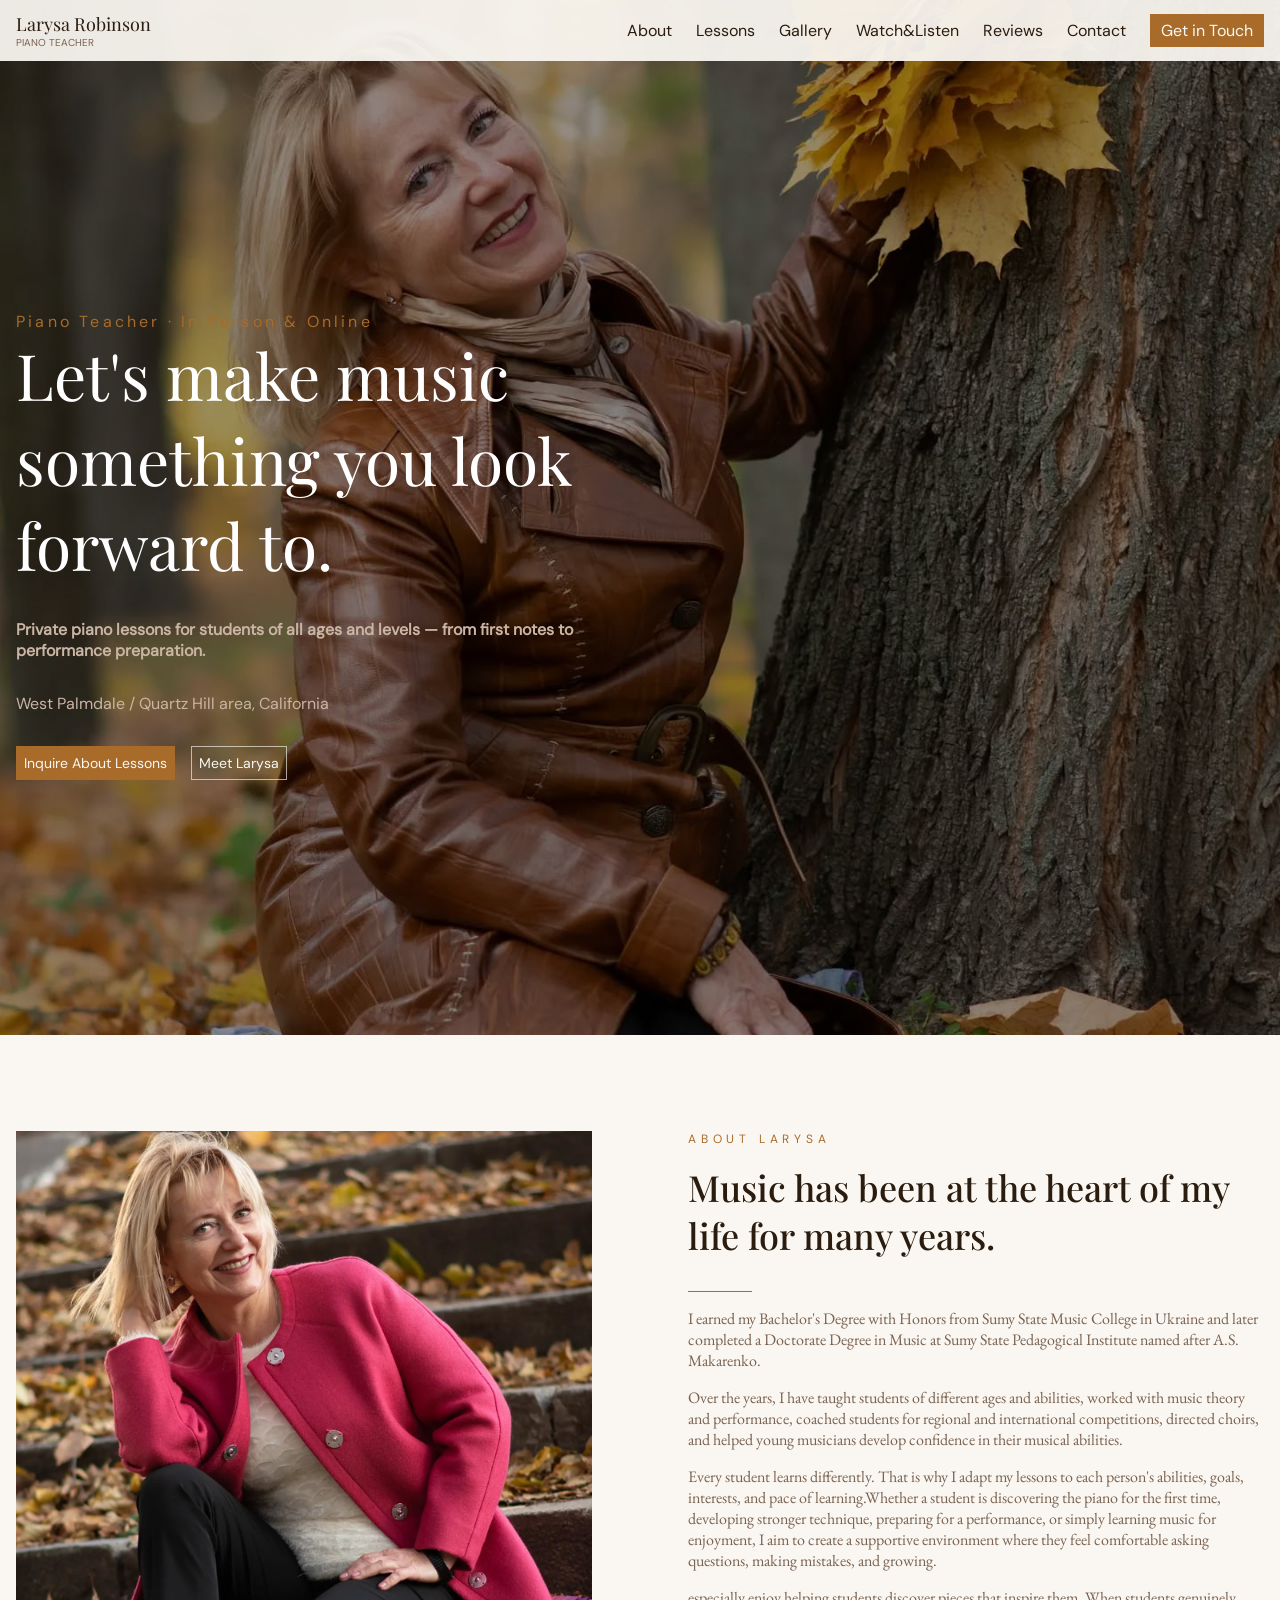
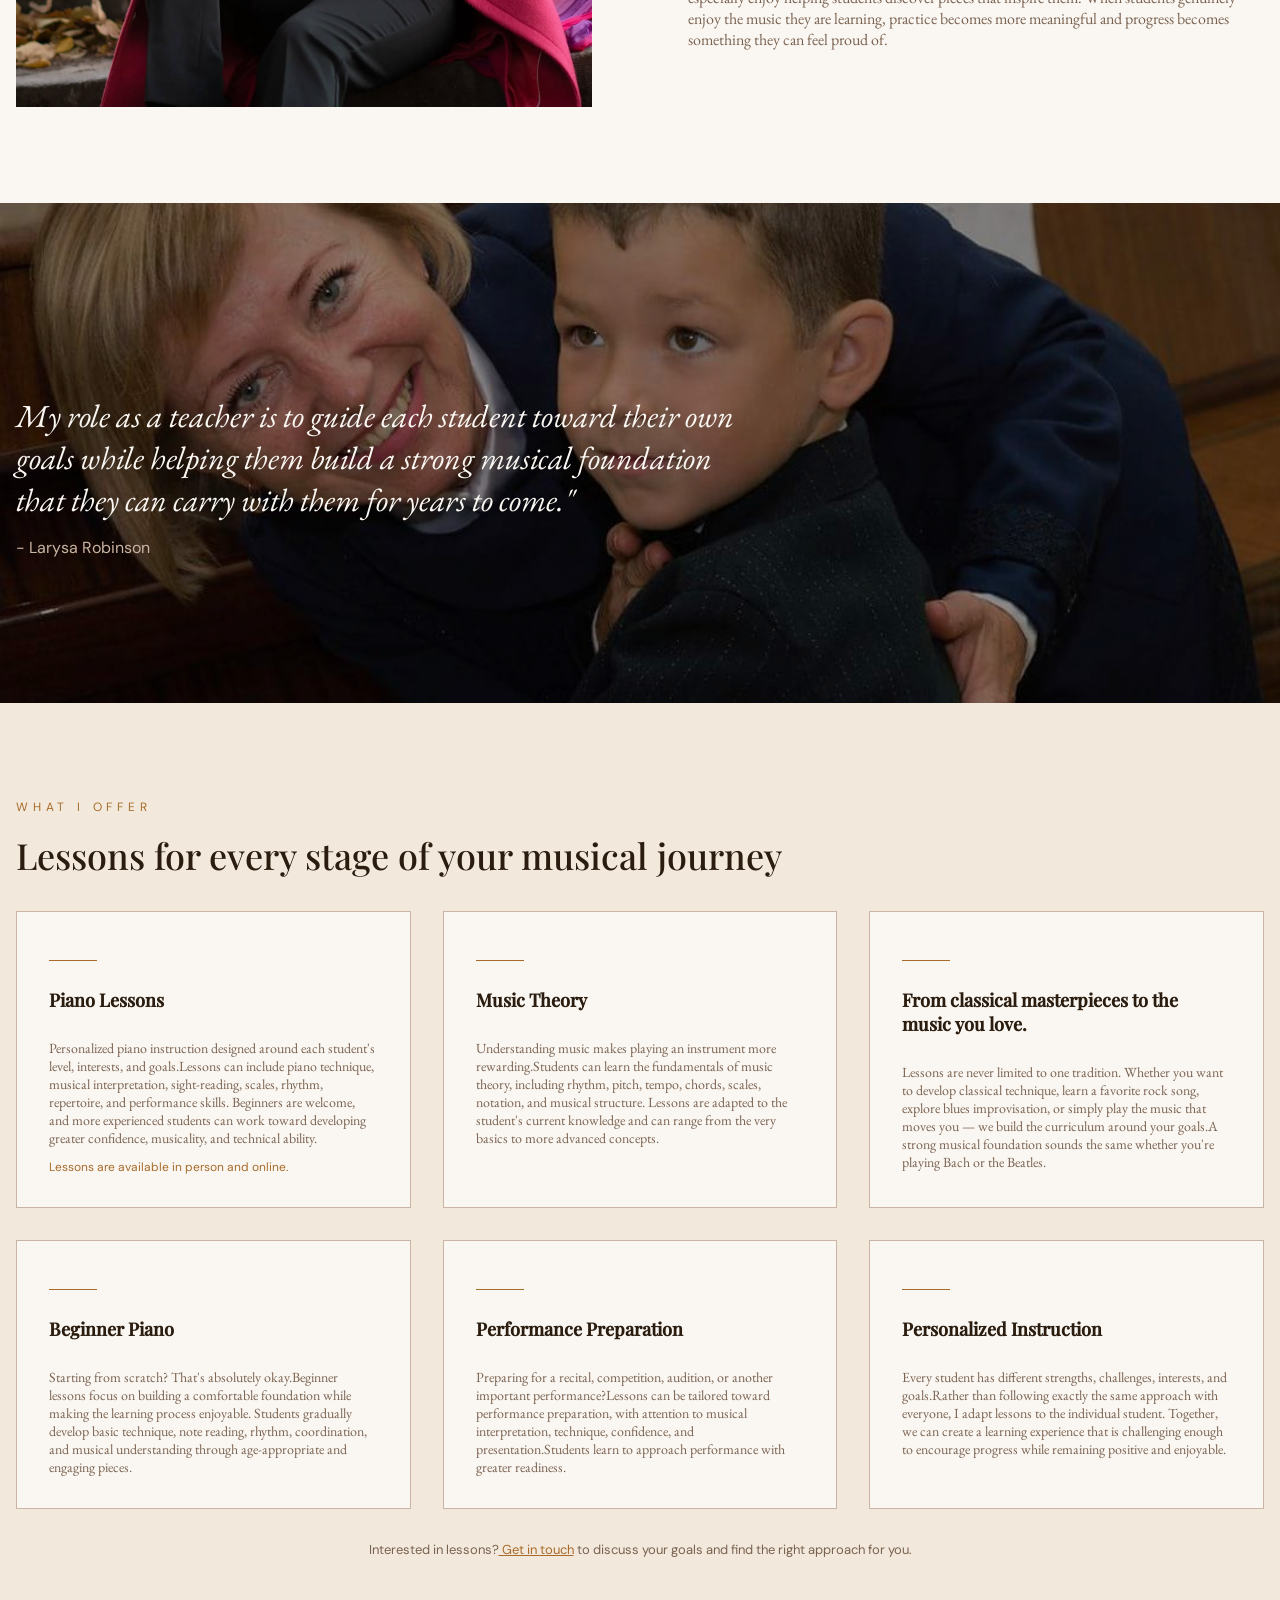
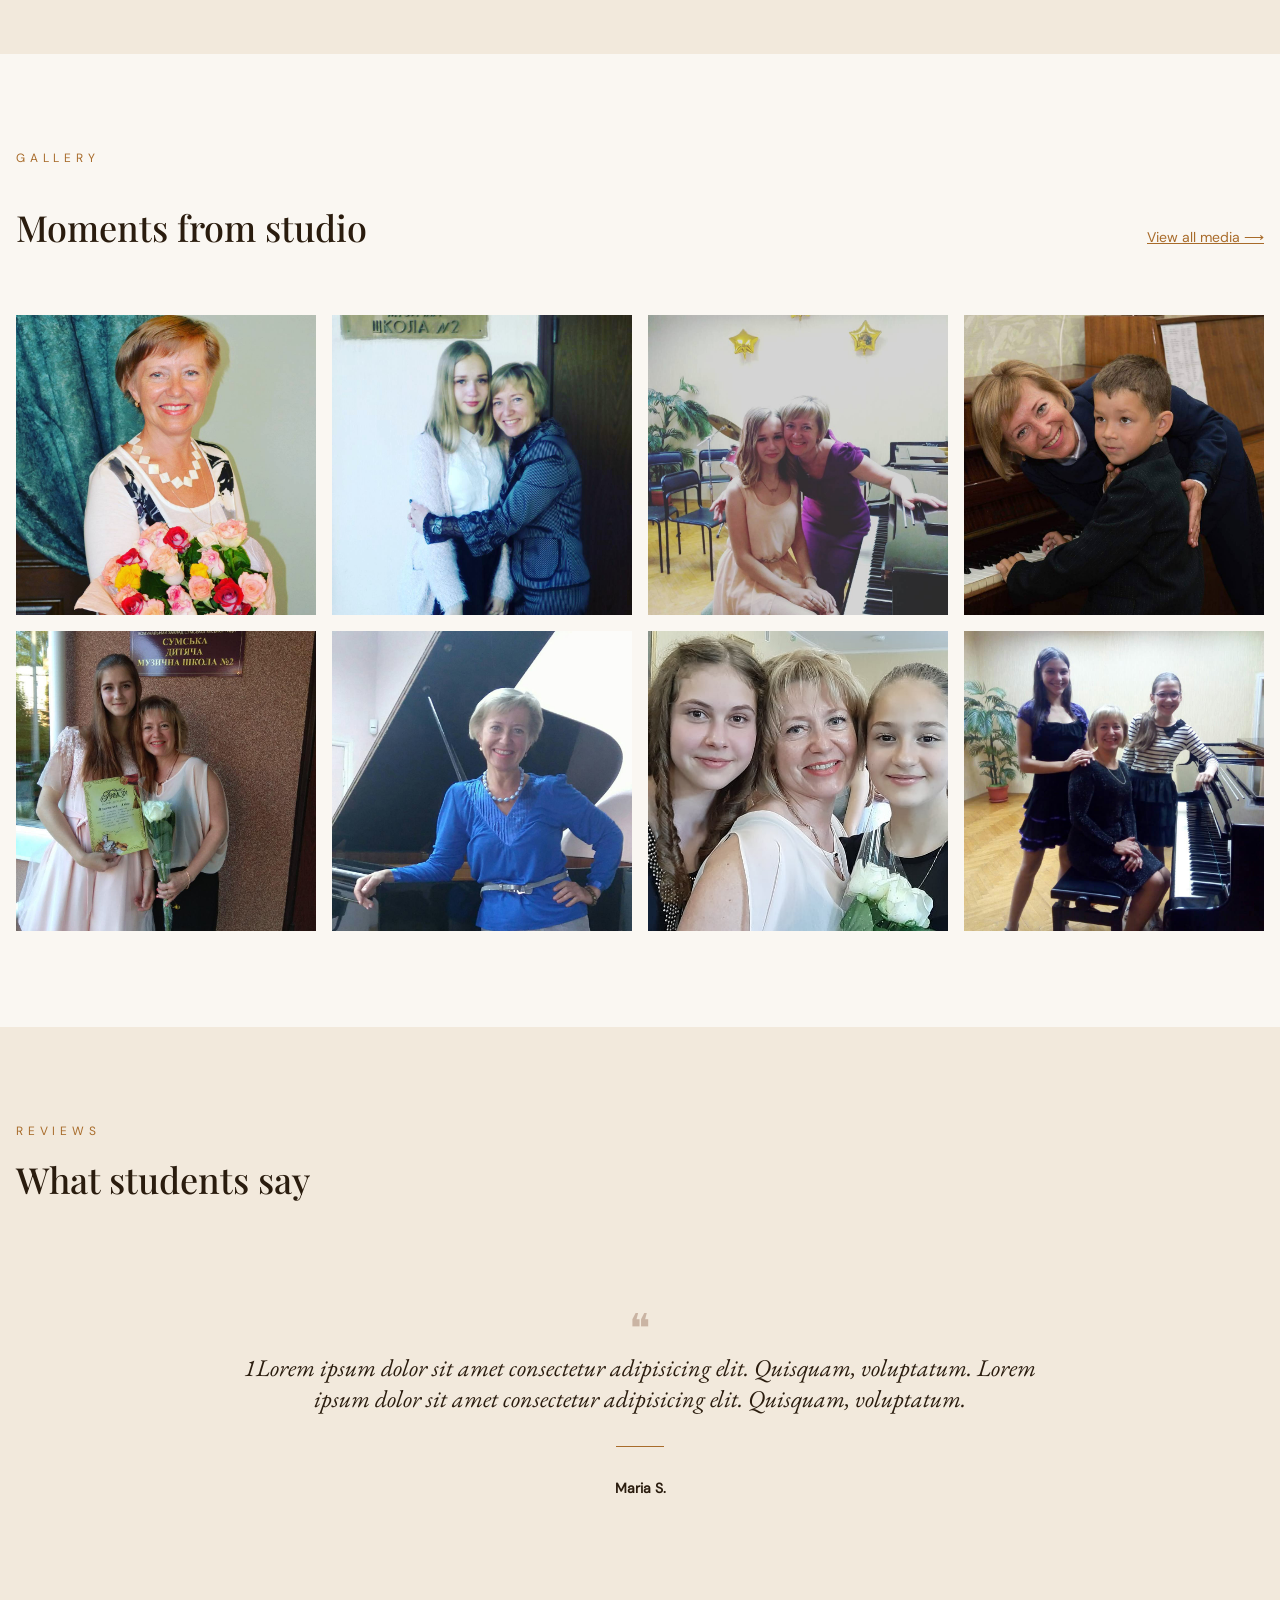
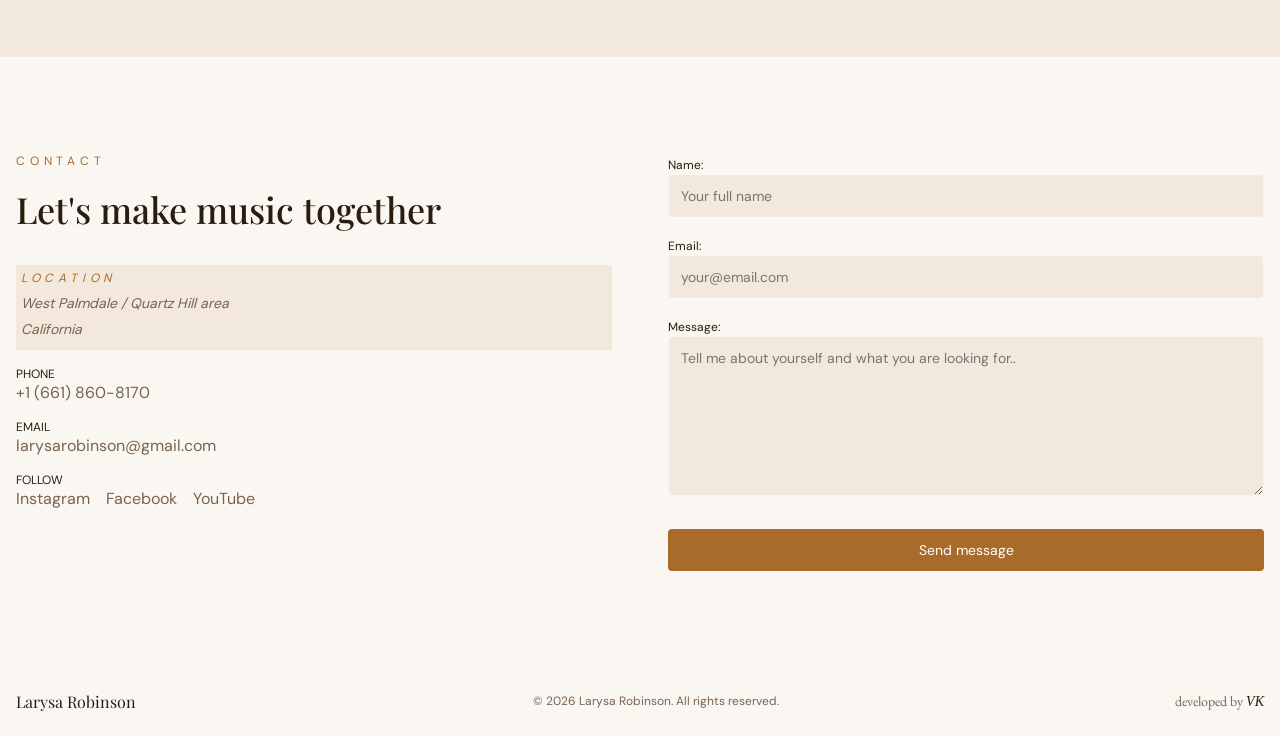
<file: index.html>
<!DOCTYPE html>
<html lang="en">
<head>
    <meta charset="UTF-8">
    <meta name="viewport" content="width=device-width, initial-scale=1.0">
    <title>Larysa Robinson | Piano Teacher in West Palmdale & Quartz Hill</title>
    <meta name="description" content="Private piano lessons with Larysa Robinson in West Palmdale and Quartz Hill, California. In-person and online lessons for beginners, advanced students, music theory, and performance preparation.">
    <link rel="canonical" href="https://www.larysarobinson.com/"> <!--replace with actual domain-->
    <link rel="icon" type="image/png" href="favicon.png?v=2">
    <link rel="stylesheet" href="styles.css">
    <script src="script.js" defer></script>
</head>
<body>
    <nav class="container" aria-label="Primary navigation">
        <div class="top-fixed-bar" >
            <a href="index.html" class="initials">
                <span class="initials__name">Larysa Robinson</span>
                <span class="initials__occupation">PIANO TEACHER</span>
            </a>
            <ul class="nav__desktop">
                <li><a href="#about" class="nav__desktop__link">About</a></li>
                <li><a href="#lessons" class="nav__desktop__link">Lessons</a></li>
                <li><a href="photo_gallery.html" class="nav__desktop__link">Gallery</a></li>
                <li><a href="photo_gallery.html#videos" class="nav__desktop__link">Watch&Listen</a></li>
                <li><a href="#reviews" class="nav__desktop__link">Reviews</a></li>
                <li><a href="#contact" class="nav__desktop__link">Contact</a></li>
                <li><a href="mailto:larysarobinson@gmail.com" class="nav__get-in-touch">Get in Touch</a></li>
            </ul>
            <button type="button" class="open-nav-button" aria-label="Open menu">
                <span class="open_hamb"></span>
                <span class="open_hamb"></span>
                <span class="open_hamb"></span>
            </button>
        </div>
        <div class="nav_mobile">
            <ul class="nav__mobile__list">
                <li><a href="#home" class="nav__mobile__link active">HOME</a></li>
                <li><a href="#about" class="nav__mobile__link">ABOUT</a></li>
                <li><a href="#lessons" class="nav__mobile__link">SERVICES/LESSONS</a></li>
                <li><a href="photo_gallery.html" class="nav__mobile__link">GALLERY</a></li>
                <li><a href="photo_gallery.html#videos" class="nav__mobile__link">WATCH&LISTEN</a></li>
                <li><a href="#reviews" class="nav__mobile__link">REVIEWS</a></li>
                <li><a href="#contact" class="nav__mobile__link">CONTACT</a></li>
            </ul>
            <button type="button" class="close-nav-btn" aria-label="Close menu">
                <span class="cls_hamb one"></span>
                <span class="cls_hamb two"></span>
            </button>
        </div>
    </nav>
    <header class="hero-section" id="home">
        <div class="slide">
            <img src="assets/images_mom/top7.webp" width="1400" height="1400" alt="Larya in brown coat" class="hero_image" draggable="false">
        </div>
        <div class="slide">
            <img src="assets/images_mom/top5.webp" width="1400" height="1400" alt="Larysa next to birch " class="hero_image" draggable="false">
        </div>
         <div class="slide">
                <img src="assets/images_mom/top8.webp" width="1400" height="1400" alt="Larysa with autumn leaves" class="hero_image" draggable="false">
        </div>
        <div class="hero__content">
            <p class="hero__uptext">Piano Teacher · In Person & Online</p>
            <p class="hero__main-heading">Let's make music something you look forward to.</p>
            <h1 class="hero__downtext">Private piano lessons for students of all ages and levels — from first notes to performance preparation.</h1>
            <p class="hero__downtext">West Palmdale / Quartz Hill area, California</p>
            <div class="hero__buttons">
                <a href="#contact" class="hero__buttons__inquire">Inquire About Lessons</a>
                <a href="#about" class="hero__buttons__meet-Larysa">Meet Larysa</a>
            </div>
        </div>
    </header>
    <main>
        <section class="about-section" id="about">
            <div class="about__image-container">
                    <img src="assets/images_mom/top1.webp" width="1400" height="1400" alt="Lerysa in pink coat" class="about__image">
            </div>
                <div class="about__content">
                    <p class="general__uptext">ABOUT LARYSA</p>
                    <h2 class="general__heading"> Music has been at the heart of my life for many years.</h2>
                    <div class="about__line"></div>
                    <p class="about__text">  I earned my Bachelor's Degree with Honors from Sumy State Music College in Ukraine and later completed a Doctorate Degree in Music at Sumy State Pedagogical Institute named after A.S. Makarenko.</p>
                    <p class="about__text"> Over the years, I have taught students of different ages and abilities, worked with music theory and performance, coached students for regional and international competitions, directed choirs, and helped young musicians develop confidence in their musical abilities.</p>

                    <p class="about__text">Every student learns differently. That is why I adapt my lessons to each person's abilities, goals, interests, and pace of learning.Whether a student is discovering the piano for the first time, developing stronger technique, preparing for a performance, or simply learning music for enjoyment, I aim to create a supportive environment where they feel comfortable asking questions, making mistakes, and growing.</p>
                    <p class="about__text"> especially enjoy helping students discover pieces that inspire them. When students genuinely enjoy the music they are learning, practice becomes more meaningful and progress becomes something they can feel proud of.</p>
                </div>
        </section>
        <figure class="role">
            <img src="assets/images_mom/4.jpg" width="1080" height="1080" alt="Larysa with student" class="role__image">
            <figcaption class="role__text-container">
                <blockquote class="role__text">My role as a teacher is to guide each student toward their own goals while helping them build a strong musical foundation that they can carry with them for years to come."</blockquote>
                <p class="role__name"> - Larysa Robinson</p>
            </figcaption>
        </figure>
        <section class="services-section" id="lessons">
            <div class="services__content">
                 <p class="general__uptext">WHAT I OFFER</p>
                <h2 class="general__heading">Lessons for every stage of your musical journey</h2>
                <div class="services__grid">
                    <article class="services__grid-item">
                        <div class="services__grid-line"></div>
                        <h3 class="services__heading">Piano Lessons</h3>
                        <p class="services__text">Personalized piano instruction designed around each student's level, interests, and goals.Lessons can include piano technique, musical interpretation, sight-reading, scales, rhythm, repertoire, and performance skills. Beginners are welcome, and more experienced students can work toward developing greater confidence, musicality, and technical ability.</p>
                        <p class="services__text2">Lessons are available in person and online.</p>
                    </article>
                    <article class="services__grid-item">
                        <div class="services__grid-line"></div>
                        <h3 class="services__heading">Music Theory</h3>
                        <p class="services__text">Understanding music makes playing an instrument more rewarding.Students can learn the fundamentals of music theory, including rhythm, pitch, tempo, chords, scales, notation, and musical structure. Lessons are adapted to the student's current knowledge and can range from the very basics to more advanced concepts.</p>
                    </article>
                    <article class="services__grid-item">
                        <div class="services__grid-line"></div>
                        <h3 class="services__heading">From classical masterpieces to the music you love.</h3>
                        <p class="services__text">Lessons are never limited to one tradition. Whether you want to develop classical technique, learn a favorite rock song, explore blues improvisation, or simply play the music that moves you — we build the curriculum around your goals.A strong musical foundation sounds the same whether you're playing Bach or the Beatles.</p>
                    </article>
                    <article class="services__grid-item">
                        <div class="services__grid-line"></div>
                        <h3 class="services__heading">Beginner Piano</h3>
                        <p class="services__text">Starting from scratch? That's absolutely okay.Beginner lessons focus on building a comfortable foundation while making the learning process enjoyable. Students gradually develop basic technique, note reading, rhythm, coordination, and musical understanding through age-appropriate and engaging pieces.</p>
                    </article>
                    <article class="services__grid-item">
                        <div class="services__grid-line"></div>
                        <h3 class="services__heading">Performance Preparation</h3>
                        <p class="services__text">Preparing for a recital, competition, audition, or another important performance?Lessons can be tailored toward performance preparation, with attention to musical interpretation, technique, confidence, and presentation.Students learn to approach performance with greater readiness.</p>
                    </article>
                    <article class="services__grid-item">
                        <div class="services__grid-line"></div>
                        <h3 class="services__heading">Personalized Instruction</h3>
                        <p class="services__text">Every student has different strengths, challenges, interests, and goals.Rather than following exactly the same approach with everyone, I adapt lessons to the individual student. Together, we can create a learning experience that is challenging enough to encourage progress while remaining positive and enjoyable.</p>
                    </article>
                </div>
                <p class="services__last-paragraph">Interested in lessons?<a href="#contact" id="get-in-touch"> Get in touch</a> to discuss your goals and find the right approach for you.</p>
            </div>
        </section>
        <section class="main-page__gallery__section">
            <div class="main-page__gallery__container">
                <p class="general__uptext">GALLERY</p>
                <div class="main-page__gallery__heading-container">
                    <h2 class="general__heading">Moments from studio</h2>
                    <a href="photo_gallery.html" class="main-page__gallery__heading-link">View all media ⟶</a>
                </div>
                <div class="main-page__gallery">
                    <a href="photo_gallery.html"><img src="assets/images_mom/1.jpg" width="" height="" alt="" class="main-page__gallery__image"></a>
                    <a href="photo_gallery.html"><img src="assets/images_mom/2.jpg" width="" height="" alt="" class="main-page__gallery__image"></a>
                    <a href="photo_gallery.html"><img src="assets/images_mom/3.jpg" width="" height="" alt="" class="main-page__gallery__image"></a>
                    <a href="photo_gallery.html"><img src="assets/images_mom/4.jpg" width="" height="" alt="" class="main-page__gallery__image"></a>
                    <a href="photo_gallery.html"><img src="assets/images_mom/5.jpg" width="" height="" alt="" class="main-page__gallery__image"></a>
                    <a href="photo_gallery.html"><img src="assets/images_mom/6.jpg" width="" height="" alt="" class="main-page__gallery__image"></a>
                    <a href="photo_gallery.html"><img src="assets/images_mom/7.jpg" width="" height="" alt="" class="main-page__gallery__image"></a>
                    <a href="photo_gallery.html"><img src="assets/images_mom/8.jpg" width="" height="" alt="" class="main-page__gallery__image"></a>
                </div>
            </div>
        </section>
        <section class="reviews-section" aria-label="reviews section" id="reviews">
            <div class="reviews__content">
                <p class="general__uptext">REVIEWS</p>
                <h2 class="general__heading">What students say</h2>
                <div class="reviews__viewport">
                    <div class="reviews__track">
                        <article class="review__container">
                            <div class="review__frame">
                                <span class="review__quotation-mark" aria-hidden="true">❝</span>
                                <blockquote class="review__text">1Lorem ipsum dolor sit amet consectetur adipisicing elit. Quisquam, voluptatum. Lorem ipsum dolor sit amet consectetur adipisicing elit. Quisquam, voluptatum.</blockquote>
                                <div class="services__grid-line center"></div>
                                <h3 class="review__name">Maria S.</h3>
                            </div>
                        </article>
                        <article class="review__container">
                            <div class="review__frame">
                                <span class="review__quotation-mark" aria-hidden="true">❝</span>
                                <blockquote class="review__text">2Lorem ipsum dolor sit amet consectetur adipisicing elit. Quisquam, voluptatum. Lorem ipsum dolor sit amet consectetur adipisicing elit. Quisquam, voluptatum.</blockquote>
                                <div class="services__grid-line center"></div>
                                <h3 class="review__name">Maria S.</h3>
                            </div>
                        </article>
                        <article class="review__container">
                            <div class="review__frame">
                                <span class="review__quotation-mark" aria-hidden="true">❝</span>
                                <blockquote class="review__text">3Lorem ipsum dolor sit amet consectetur adipisicing elit. Quisquam, voluptatum. Lorem ipsum dolor sit amet consectetur adipisicing elit. Quisquam, voluptatum.</blockquote>
                                <div class="services__grid-line center"></div>
                                <h3 class="review__name">Maria S.</h3>
                            </div>
                        </article>
                        <article class="review__container">
                            <div class="review__frame">
                                <span class="review__quotation-mark" aria-hidden="true">❝</span>
                                <blockquote class="review__text">4Lorem ipsum dolor sit amet consectetur adipisicing elit. Quisquam, voluptatum. Lorem ipsum dolor sit amet consectetur adipisicing elit. Quisquam, voluptatum.</blockquote>
                                <div class="services__grid-line center"></div>
                                <h3 class="review__name">Maria S.</h3>
                            </div>
                        </article>
                    </div>
                </div>
            </div>
        </section>
        <section class="contact-section" aria-label="contact section" id="contact">
            <div class="contact-section__container">
                <div class="contact__content--flex">
                    <div class="contact__content__flex-item1">
                        <p class="general__uptext">CONTACT</p>
                        <h2 class="general__heading">Let's make music together</h2>
                        <address class="contact__content__location">
                            <p class="general__uptext">LOCATION</p>
                            <p>West Palmdale / Quartz Hill area</p>
                            <p>California</p>
                        </address>
                        <div>
                            <p class="contact__heading">PHONE</p>
                            <a href="tel:+16618608170" class="contact__link">+1 (661) 860-8170</a>
                            <p class="contact__heading">EMAIL</p>
                            <a href="mailto:larysarobinson@gmail.com" class="contact__link">larysarobinson@gmail.com</a>
                            <p class="contact__heading">FOLLOW</p>
                            <div class="social-links">
                                <a href="https://www.instagram.com/larisakisilenko?igsh=NTc4MTIwNjQ2YQ%3D%3D" class="contact__link" target="_blank" rel="noopener noreferrer">Instagram</a>
                                <a href="https://www.facebook.com/share/1HHxJAsBbd/?mibextid=wwXIfr" class="contact__link"  target="_blank" rel="noopener noreferrer">Facebook</a>
                                <a href="https://youtube.com/@larysarobinson?si=365PJ92lu2iPZtXP" class="contact__link"  target="_blank" rel="noopener noreferrer">YouTube</a>
                            </div>
                        </div>
                    </div>
                    <form action="https://formspree.io/f/xkjnbqkn" method="post" class="contact__form" autocomplete="on">
                        <div class="form-group">
                            <label for="name" class="contact__heading">Name:</label>
                            <input type="text" id="name" name="name" placeholder="Your full name" autocomplete="name" required>
                        </div>
                        <div class="form-group">
                            <label for="email" class="contact__heading">Email:</label>
                            <input type="email" id="email" name="email" placeholder="your@email.com" autocomplete="email" required>
                        </div>
                        <div class="form-group">
                            <label for="message" class="contact__heading">Message:</label>
                            <textarea id="message" name="message" placeholder="Tell me about yourself and what you are looking for.." required></textarea>
                        </div>
                        <button type="submit" id="submit-btn">Send message</button>
                    </form>
                    <div class="form__message" role="status" aria-live="polite">
                        <div class="services__grid-line"></div>
                        <p class="form__message__heading">Thank you.</p>
                        <p class="form__message__text">Your message has been received. I will be in touch with you soon.</p>
                    </div>
                </div>
            </div>
        </section>
    </main>
        <footer class="footer">
            <div class="footer__container">
                <p class="footer__name">Larysa Robinson</p>
                <p class="copyright">© 2026 Larysa Robinson. All rights reserved.</p>
                <a href="https://www.linkedin.com/in/valentyn-kisilenko-892b333bb/" target="_blank" class="logo__link">developed by <span id="logoVal">VK</span></a>
            </div>
        </footer>
    <button id="toTopBtn" type="button" aria-label="Back to top"><span aria-hidden="true">↑</span></button>
</body>
</html>
</file>
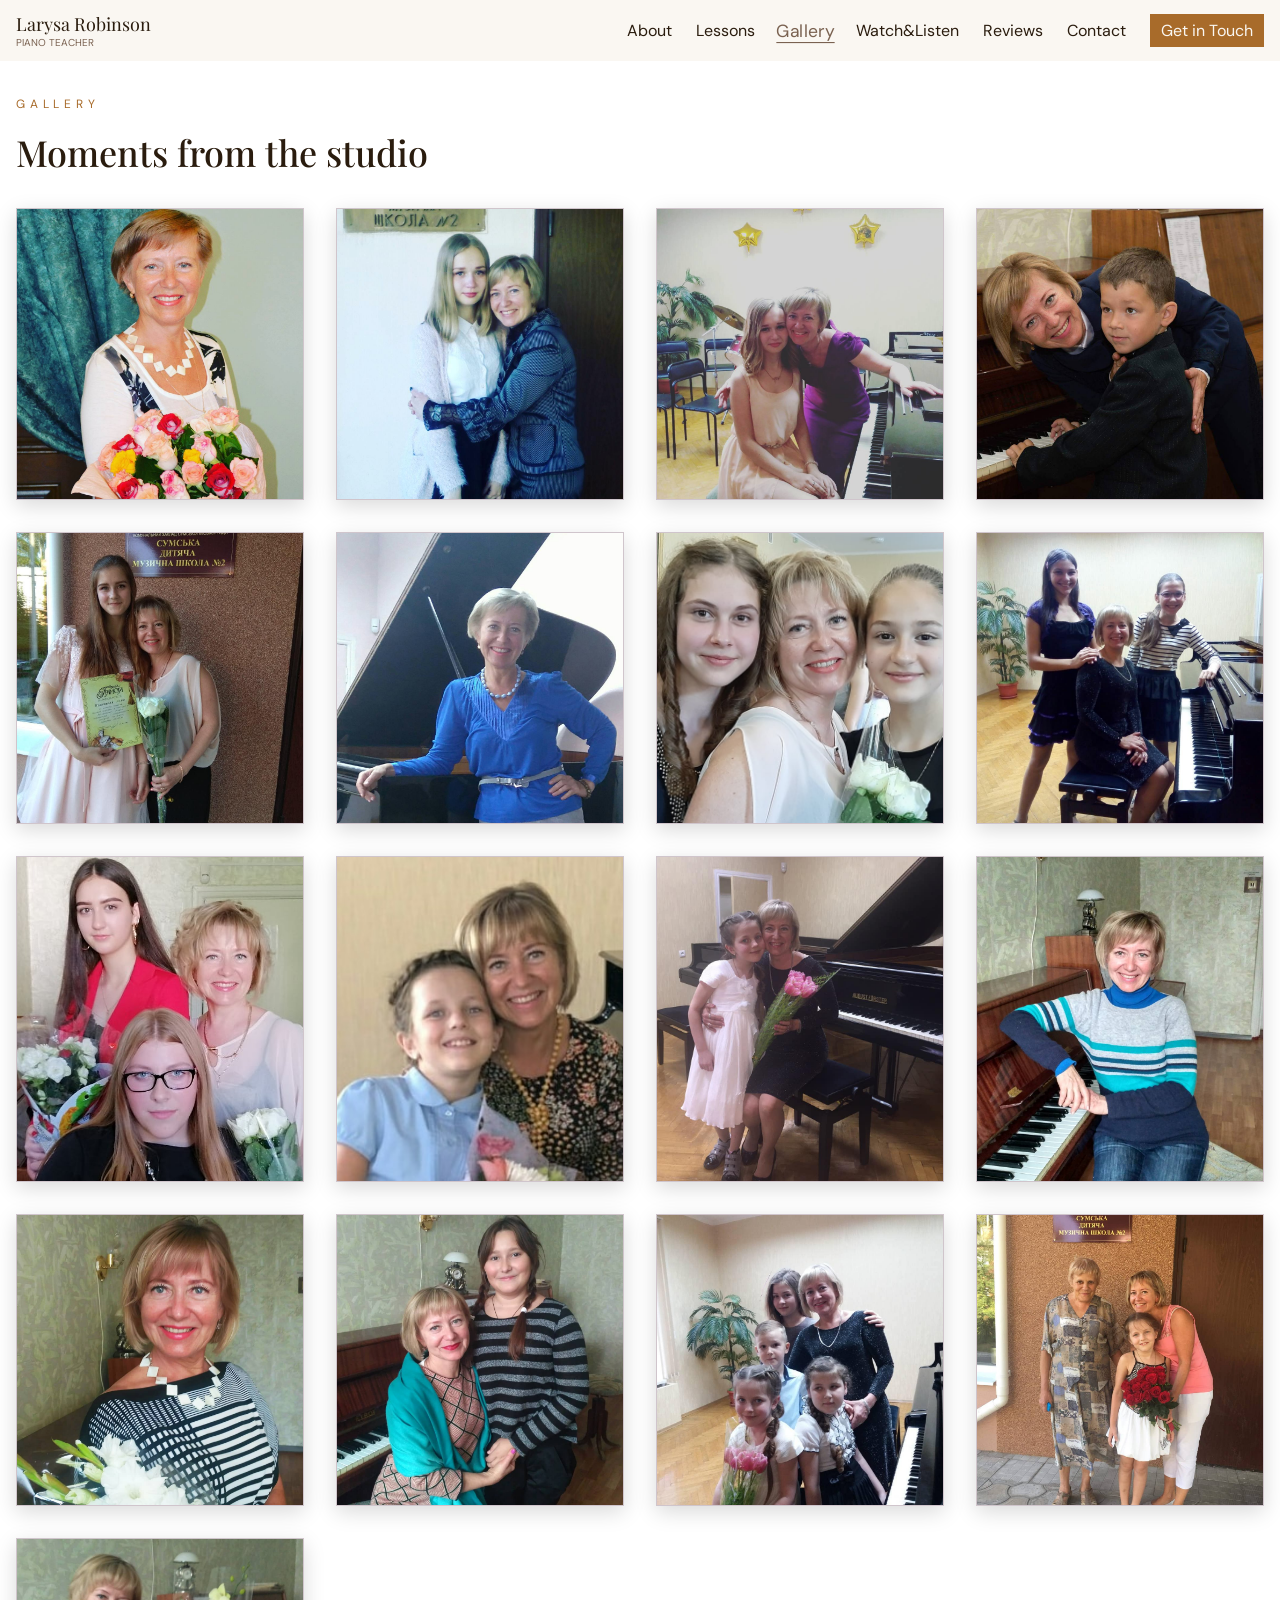
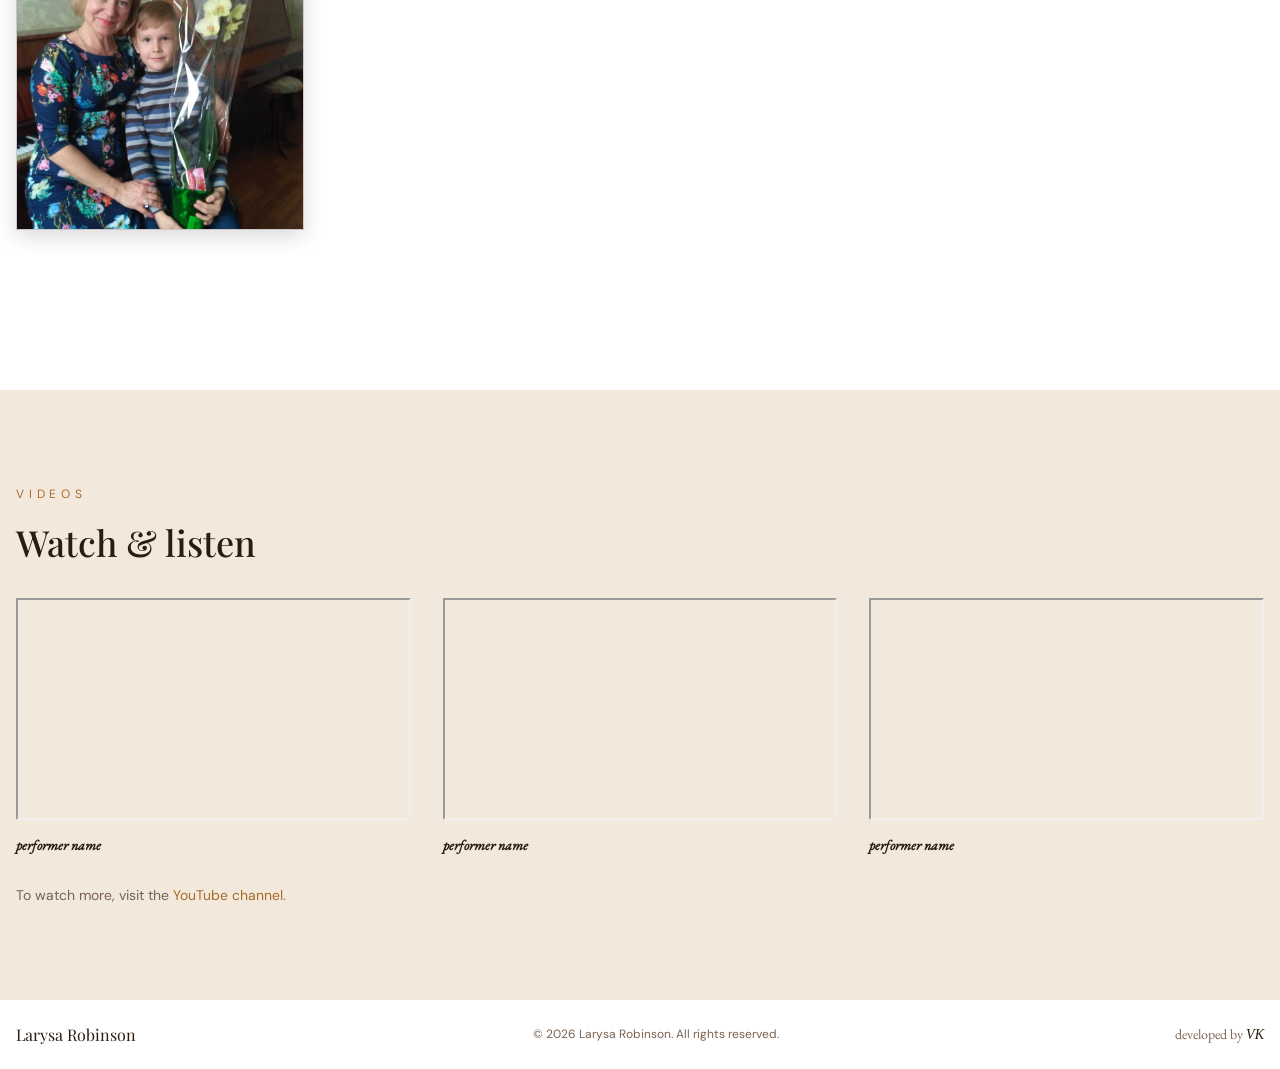
<file: photo_gallery.html>
<!DOCTYPE html>
<html lang="en">
<head>
  <meta charset="UTF-8">
  <meta name="viewport" content="width=device-width, initial-scale=1.0">
  <title>Larysa Robinson | Piano Lessons Gallery</title>
  <meta name="description" content="Explore photos and videos from Larysa Robinson's piano studio, lessons, performances, and musical activities in West Palmdale and Quartz Hill, California.">
  <link rel="canonical" href="https://www.larysarobinson.com/photo_gallery.html"><!--replace with real domain-->
  <link rel="icon" type="image/png" href="favicon.png?v=2">
  <link rel="stylesheet" href="styles.css">
  <script src="script.js" defer></script>
</head>
<body class="gallery__body">
    <header>
        <nav class="container" aria-label="Primary navigation">
            <div class="top-fixed-bar" >
                <a href="index.html" class="initials">
                    <span class="initials__name">Larysa Robinson</span>
                    <span class="initials__occupation">PIANO TEACHER</span>
                </a>
                <ul class="nav__desktop">
                    <li><a href="index.html#about" class="nav__desktop__link">About</a></li>
                    <li><a href="index.html#lessons" class="nav__desktop__link">Lessons</a></li>
                    <li><a href="photo_gallery.html" class="nav__desktop__link">Gallery</a></li>
                    <li><a href="photo_gallery.html#videos" class="nav__desktop__link">Watch&Listen</a></li>
                    <li><a href="index.html#reviews" class="nav__desktop__link">Reviews</a></li>
                    <li><a href="index.html#contact" class="nav__desktop__link">Contact</a></li>
                    <li><a href="mailto:larysarobinson@gmail.com" class="nav__get-in-touch">Get in Touch</a></li>
                </ul>
                <button type="button" class="open-nav-button" aria-label="Open menu">
                    <span class="open_hamb"></span>
                    <span class="open_hamb"></span>
                    <span class="open_hamb"></span>
                </button>
            </div>
            <div class="nav_mobile">
                <ul class="nav__mobile__list">
                    <li><a href="index.html" class="nav__mobile__link active">HOME</a></li>
                    <li><a href="index.html#about" class="nav__mobile__link">ABOUT</a></li>
                    <li><a href="index.html#lessons" class="nav__mobile__link">SERVICES/LESSONS</a></li>
                    <li><a href="photo_gallery.html" class="nav__mobile__link">GALLERY</a></li>
                    <li><a href="photo_gallery.html#videos" class="nav__mobile__link">WATCH&LISTEN</a></li>
                    <li><a href="index.html#reviews" class="nav__mobile__link">REVIEWS</a></li>
                    <li><a href="index.html#contact" class="nav__mobile__link">CONTACT</a></li>
                </ul>
                <button type="button" class="close-nav-btn" aria-label="Close menu">
                    <span class="cls_hamb one"></span>
                    <span class="cls_hamb two"></span>
                </button>
            </div>
        </nav>
    </header>
    <main>
        <section class="gallery__container">
            <p class="general__uptext">GALLERY</p>
            <h1 class="general__heading">Moments from the studio</h1>
            <div class="gallery">

                <div class="gallery__image-wrapper">
                    <button type="button" class="gallery__img-btn">
                        <img src="assets/images_mom/1.jpg" width="" height="" alt="Photo 1" class="gallery__image" id="img1">
                    </button>
                </div>

                <div class="gallery__image-wrapper">
                    <button type="button" class="gallery__img-btn">
                        <img src="assets/images_mom/2.jpg" width="" height="" alt="Photo 2" class="gallery__image" id="img2">
                    </button>
                </div>

                <div class="gallery__image-wrapper">
                    <button type="button" class="gallery__img-btn">
                        <img src="assets/images_mom/3.jpg" width="" height="" alt="Photo 3" class="gallery__image" id="img3">
                    </button>
                </div>

                <div class="gallery__image-wrapper">
                    <button type="button" class="gallery__img-btn">
                        <img src="assets/images_mom/4.jpg" width="" height="" alt="Photo 4" class="gallery__image" id="img4">
                    </button>
                </div>

                <div class="gallery__image-wrapper">
                    <button type="button" class="gallery__img-btn">
                        <img src="assets/images_mom/5.jpg" width="" height="" alt="Photo 5" class="gallery__image" id="img5">
                    </button>
                </div>

                <div class="gallery__image-wrapper">
                    <button type="button" class="gallery__img-btn">
                        <img src="assets/images_mom/6.jpg" width="" height="" alt="Photo 6" class="gallery__image" id="img6">
                    </button>
                </div>

                <div class="gallery__image-wrapper">
                    <button type="button" class="gallery__img-btn">
                        <img src="assets/images_mom/7.jpg" width="" height="" alt="Photo 7" class="gallery__image" id="img7">
                    </button>
                </div>

                <div class="gallery__image-wrapper">
                    <button type="button" class="gallery__img-btn">
                        <img src="assets/images_mom/8.jpg" width="" height=""  alt="Photo 8" class="gallery__image" id="img8">
                    </button>
                </div>

                <div class="gallery__image-wrapper">
                    <button type="button" class="gallery__img-btn">
                        <img src="assets/images_mom/9.jpg" width="" height="" alt="Photo 9" class="gallery__image" id="img9">
                    </button>
                </div>

                <div class="gallery__image-wrapper">
                    <button type="button" class="gallery__img-btn">
                        <img src="assets/images_mom/10.jpg" width="" height=""  alt="Photo 10" class="gallery__image" id="img10">
                    </button>
                </div>

                <div class="gallery__image-wrapper">
                    <button type="button" class="gallery__img-btn">
                        <img src="assets/images_mom/11.jpg" width="" height=""  alt="Photo 11" class="gallery__image" id="img11">
                    </button>
                </div>

                <div class="gallery__image-wrapper">
                    <button type="button" class="gallery__img-btn">
                        <img src="assets/images_mom/12.jpg" width="" height="" alt="Photo 12" class="gallery__image" id="img12">
                    </button>
                </div>

                <div class="gallery__image-wrapper">
                    <button type="button" class="gallery__img-btn">
                        <img src="assets/images_mom/13.jpg" width="" height=""  alt="Photo 13" class="gallery__image" id="img13">
                    </button>
                </div>

                <div class="gallery__image-wrapper">
                    <button type="button" class="gallery__img-btn">
                        <img src="assets/images_mom/14.jpg" width="" height="" alt="Photo 14" class="gallery__image" id="img14">
                    </button>
                </div>

                <div class="gallery__image-wrapper">
                    <button type="button" class="gallery__img-btn">
                        <img src="assets/images_mom/15.jpg" width="" height="" alt="Photo 15" class="gallery__image" id="img15">
                    </button>
                </div>

                <div class="gallery__image-wrapper">
                    <button type="button" class="gallery__img-btn">
                        <img src="assets/images_mom/16.jpg" width="" height="" alt="Photo 16" class="gallery__image" id="img16">
                    </button>
                </div>

                <div class="gallery__image-wrapper">
                    <button type="button" class="gallery__img-btn">
                        <img src="assets/images_mom/17.jpg" width="" height="" alt="Photo 17" class="gallery__image" id="img17">
                    </button>
                </div>
            </div>
            <div id="modal__window">
                <button type="button" id="modal__close-btn" aria-label="Close image gallery">&times;</button>
                <div class="modal__slide">
                    <img class="modal__top-image" src="assets/images_mom/1.jpg" alt="" width="" height="" draggable="false" >
                </div>
                <div class="modal__slide">
                    <img class="modal__top-image" src="assets/images_mom/2.jpg" alt="" width="" height="" draggable="false">
                </div>
                <div class="modal__slide">
                    <img class="modal__top-image" src="assets/images_mom/3.jpg" alt="" width="" height="" draggable="false">
                </div>
                <div class="modal__slide">
                    <img class="modal__top-image" src="assets/images_mom/4.jpg" alt="" width="" height="" draggable="false">
                </div>
                <div class="modal__slide">
                    <img class="modal__top-image" src="assets/images_mom/5.jpg" alt="" width="" height="" draggable="false">
                </div>
                <div class="modal__slide">
                    <img class="modal__top-image" src="assets/images_mom/6.jpg" alt="" width="" height="" draggable="false">
                </div>
                <div class="modal__slide">
                    <img class="modal__top-image" src="assets/images_mom/7.jpg" alt="" width="" height="" draggable="false">
                </div>
                <div class="modal__slide">
                    <img class="modal__top-image" src="assets/images_mom/8.jpg" alt="" width="" height="" draggable="false">
                </div>
                <div class="modal__slide">
                    <img class="modal__top-image" src="assets/images_mom/9.jpg" alt="" width="" height="" draggable="false">
                </div>
                <div class="modal__slide">
                    <img class="modal__top-image" src="assets/images_mom/10.jpg" alt="" width="" height="" draggable="false">
                </div>
                <div class="modal__slide">
                    <img class="modal__top-image" src="assets/images_mom/11.jpg" alt="" width="" height="" draggable="false">
                </div>
                <div class="modal__slide">
                    <img class="modal__top-image" src="assets/images_mom/12.jpg" alt="" width="" height="" draggable="false">
                </div>
                <div class="modal__slide">
                    <img class="modal__top-image" src="assets/images_mom/13.jpg" alt="" width="" height="" draggable="false">
                </div>
                <div class="modal__slide">
                    <img class="modal__top-image" src="assets/images_mom/14.jpg" alt="" width="" height="" draggable="false">
                </div>
                <div class="modal__slide">
                    <img class="modal__top-image" src="assets/images_mom/15.jpg" alt="" width="" height="" draggable="false">
                </div>
                <div class="modal__slide">
                    <img class="modal__top-image" src="assets/images_mom/16.jpg" alt="" width="" height="" draggable="false">
                </div>
                <div class="modal__slide">
                    <img class="modal__top-image" src="assets/images_mom/17.jpg" alt="" width="" height="" draggable="false">
                </div>
                <div class="modal__nav-buttons-container">
                    <button type="button" class="modal__prev-btn" aria-label="Previous gallery image">&#10094;</button>
                    <button type="button" class="modal__next-btn" aria-label="Next gallery image">&#10095;</button>
                </div>

                <div class="modal__image-list-container">
                    <button type="button" class="modal__list-item">
                        <img class="modal__list-image" src="assets/images_mom/1.jpg" alt="" width="" height="">
                    </button>
                    <button type="button" class="modal__list-item">
                        <img class="modal__list-image" src="assets/images_mom/2.jpg" alt="" width="" height="">
                    </button>
                    <button type="button" class="modal__list-item">
                        <img class="modal__list-image" src="assets/images_mom/3.jpg" alt="" width="" height="">
                    </button>
                    <button type="button" class="modal__list-item">
                        <img class="modal__list-image" src="assets/images_mom/4.jpg" alt="" width="" height="">
                    </button>
                    <button type="button" class="modal__list-item">
                        <img class="modal__list-image" src="assets/images_mom/5.jpg" alt="" width="" height="">
                    </button>
                    <button type="button" class="modal__list-item">
                        <img class="modal__list-image" src="assets/images_mom/6.jpg" alt="" width="" height="">
                    </button>
                    <button type="button" class="modal__list-item">
                        <img class="modal__list-image" src="assets/images_mom/7.jpg" alt="" width="" height="">
                    </button>
                    <button type="button" class="modal__list-item">
                        <img class="modal__list-image" src="assets/images_mom/8.jpg" alt="" width="" height="">
                    </button>
                    <button type="button" class="modal__list-item">
                        <img class="modal__list-image" src="assets/images_mom/9.jpg" alt="" width="" height="">
                    </button>
                    <button type="button" class="modal__list-item">
                        <img class="modal__list-image" src="assets/images_mom/10.jpg" alt="" width="" height="">
                    </button>
                    <button type="button" class="modal__list-item">
                        <img class="modal__list-image" src="assets/images_mom/11.jpg" alt="" width="" height="">
                    </button>
                    <button type="button" class="modal__list-item">
                        <img class="modal__list-image" src="assets/images_mom/12.jpg" alt="" width="" height="">
                    </button>
                    <button type="button" class="modal__list-item">
                        <img class="modal__list-image" src="assets/images_mom/13.jpg" alt="" width="" height="">
                    </button>
                    <button type="button" class="modal__list-item">
                        <img class="modal__list-image" src="assets/images_mom/14.jpg" alt="" width="" height="">
                    </button>
                    <button type="button" class="modal__list-item">
                        <img class="modal__list-image" src="assets/images_mom/15.jpg" alt="" width="" height="">
                    </button>
                    <button type="button" class="modal__list-item">
                        <img class="modal__list-image" src="assets/images_mom/16.jpg" alt="" width="" height="">
                    </button>
                    <button type="button" class="modal__list-item">
                        <img class="modal__list-image" src="assets/images_mom/17.jpg" alt="" width="" height="">
                    </button>
                </div>
            </div>
        </section>
        <section class="videos" id="videos">
            <div class="videos__container">
                <p class="general__uptext">VIDEOS</p>
                <h2 class="general__heading">Watch & listen</h2>
                <div class="video__grid">
                    <article class="video__grid-card">
                        <div class="iframe__container">
                            <iframe width="560" height="315" src="https://www.youtube.com/embed/SePTrCG4_xg?si=rfp3N4QxaMDYwKdc" title="YouTube video player" allow="accelerometer; autoplay; clipboard-write; encrypted-media; gyroscope; picture-in-picture; web-share" referrerpolicy="strict-origin-when-cross-origin" allowfullscreen></iframe>
                        </div>
                        <h3 class="performer-name">performer name</h3>
                    </article>
                    <article class="video__grid-card">
                        <div class="iframe__container">
                            <iframe width="560" height="315" src="https://www.youtube.com/embed/1-BCp6RJiQ0?si=FrmiR3JiTKodTx4d" title="YouTube video player" allow="accelerometer; autoplay; clipboard-write; encrypted-media; gyroscope; picture-in-picture; web-share" referrerpolicy="strict-origin-when-cross-origin" allowfullscreen></iframe>
                        </div>
                        <h3 class="performer-name">performer name</h3>
                    </article>
                    <article class="video__grid-card">
                        <div class="iframe__container">
                            <iframe width="560" height="315" src="https://www.youtube.com/embed/St38ee46hWM?si=EB8vwLsty9zT3HZz" title="YouTube video player" allow="accelerometer; autoplay; clipboard-write; encrypted-media; gyroscope; picture-in-picture; web-share" referrerpolicy="strict-origin-when-cross-origin" allowfullscreen></iframe>
                        </div>
                        <h3 class="performer-name">performer name</h3>
                    </article>
                </div>
                <p class="video__text">To watch more, visit the <a href="https://youtube.com/@larysarobinson?si=4l1P_L_E-ykgTTQF"> YouTube channel.</a></p>
            </div>
        </section>
    </main>
        <footer class="footer">
            <div class="footer__container">
                <p class="footer__name">Larysa Robinson</p>
                <p class="copyright">© 2026 Larysa Robinson. All rights reserved.</p>
                <a href="https://www.linkedin.com/in/valentyn-kisilenko-892b333bb/" target="_blank" class="logo__link">developed by <span id="logoVal">VK</span></a>
            </div>
        </footer>
    <button id="toTopBtn" type="button" aria-label="Back to top"><span aria-hidden="true">↑</span></button>

</body>
</html>
</file>
<file: styles.css>
/* playfair-display-regular - latin */
@font-face {
  font-display: swap; /* Check https://developer.mozilla.org/en-US/docs/Web/CSS/@font-face/font-display for other options. */
  font-family: 'Playfair Display';
  font-style: normal;
  font-weight: 400;
  src: url('assets/fonts/playfair-display-v40-latin-regular.woff2') format('woff2'); /* Chrome 36+, Opera 23+, Firefox 39+, Safari 12+, iOS 10+ */
}

/* playfair-display-500 - latin */
@font-face {
  font-display: swap; /* Check https://developer.mozilla.org/en-US/docs/Web/CSS/@font-face/font-display for other options. */
  font-family: 'Playfair Display';
  font-style: normal;
  font-weight: 500;
  src: url('assets/fonts/playfair-display-v40-latin-500.woff2') format('woff2'); /* Chrome 36+, Opera 23+, Firefox 39+, Safari 12+, iOS 10+ */
}

/* dm-sans-regular - latin */
@font-face {
  font-display: swap; /* Check https://developer.mozilla.org/en-US/docs/Web/CSS/@font-face/font-display for other options. */
  font-family: 'DM Sans';
  font-style: normal;
  font-weight: 400;
  src: url('assets/fonts/dm-sans-v17-latin-regular.woff2') format('woff2'); /* Chrome 36+, Opera 23+, Firefox 39+, Safari 12+, iOS 10+ */
}

/* eb-garamond-regular - latin */
@font-face {
  font-display: swap; /* Check https://developer.mozilla.org/en-US/docs/Web/CSS/@font-face/font-display for other options. */
  font-family: 'EB Garamond';
  font-style: normal;
  font-weight: 400;
  src: url('assets/fonts/eb-garamond-v33-latin-regular.woff2') format('woff2'); /* Chrome 36+, Opera 23+, Firefox 39+, Safari 12+, iOS 10+ */
}

/* eb-garamond-italic - latin */
@font-face {
  font-display: swap; /* Check https://developer.mozilla.org/en-US/docs/Web/CSS/@font-face/font-display for other options. */
  font-family: 'EB Garamond';
  font-style: italic;
  font-weight: 400;
  src: url('assets/fonts/eb-garamond-v33-latin-italic.woff2') format('woff2'); /* Chrome 36+, Opera 23+, Firefox 39+, Safari 12+, iOS 10+ */
}





:root { /*colors*/

    /* Main text */
    --color-text-primary: rgb(42,28,14);
    --text-color-preset-2:rgba(122,98,81,100%);
    --text-color-preset-3:rgba(250,247,242,100%);

     /* Accent */
    --text-color-preset-4:rgba(168,107,42,100%);
    --text-color-preset-5:rgb(108, 72, 32);
    --text-color-preset-6:rgb(202, 180, 163);

     /* Backgrounds */
    --color-background-body:rgba(250,247,242,100%);
    --color-background-hero-section:rgba(250,247,242,100%);
    --about-background-color:rgba(37, 0, 0, 0);
    --services-background-color:rgba(242, 233, 220, 1);

    /* --color-background-body:rgb(202, 180, 163); */


    --top-fixed-bar-background-color: rgba(250,247,242,94%);
    --mobile-nav-background:rgb(242,233,220);


    --to-top-button-background-color: rgba(250,247,242,64%);
    --to-top-btn-bkgr:rgba(202, 180, 163,40%);

    /* Accessibility */
    --focus-color:rgb(109, 90, 32);
    --active-link-color: rgb(164, 81, 33);


    --white: rgba(255,255,255,100%);


    --footer-gold: rgb(212, 175, 55);


    --modal-bckgr:rgba(0, 0, 0, 0.9);
    --modal-close-btn:rgb(171, 162, 162);

    --surface-color: rgb(250, 247, 242);

    --border-color:rgb(202, 180, 163);

  }

  @media (prefers-color-scheme: dark) {
    :root {
        /* Main text */
        --color-text-primary: rgb(244, 237, 226);
        --text-color-preset-2: rgb(190, 178, 164);
        --text-color-preset-3: rgb(250, 247, 242);


        /* Accent */
        --text-color-preset-4: rgb(218, 164, 67);
        --text-color-preset-5: rgb(174, 111, 39);
        --text-color-preset-6: rgb(145, 130, 113);

        /* Backgrounds */
        --color-background-body:rgb(27, 24, 21);
        --color-background-hero-section:rgb(202, 180, 163);
        --about-background-color: rgb(27, 24, 21);
        --services-background-color: rgb(38, 33, 28);



        /* Navigation */
        --top-fixed-bar-background-color: rgb(27 24 21 / 94%);
        --mobile-nav-background: rgb(38, 33, 28);

        /* Buttons */
        --to-top-button-background-color: rgb(38 33 28 / 80%);
        --to-top-btn-bkgr: rgb(145 118 88 / 30%);

        /* Accessibility */
        --focus-color: rgb(230, 190, 91);
        --active-link-color: rgb(218, 145, 69);

        /* Surfaces */
        --white: rgb(244, 237, 226);

        /* Footer */
        --footer-gold: rgb(218, 177, 69);

        /* Modal */
        --modal-bckgr: rgb(0 0 0 / 94%);
        --modal-close-btn: rgb(205, 195, 181);

        --surface-color: rgb(48, 42, 35);
        --border-color:rgb(91, 78, 64);

    }
}

*,*::before,*::after {
    box-sizing: border-box;
    margin: 0;
    padding: 0;
}

img {
    display: block;
    max-inline-size: 100%;
    block-size: auto;
}

button {
    background: none;
    border: none;
    cursor: pointer;
}

input,button,textarea {
    font: inherit;
    color: inherit;
}

html {
    scroll-behavior:smooth;
}

body {
    background-color: var(--color-background-body);
    font-family: 'DM Sans';
    font-style: normal;
    font-weight: 400;
    font-size: 16px;
}



#toTopBtn {
    display: none;
    position: fixed;
    bottom: 4.5rem;
    right: 1.5rem;
    padding: 0.8em 1em;
    border-radius: 7px;
    background-color: var(--to-top-button-background-color);
    color: var(--color-text-primary);
    font-size: 1.125rem;
    cursor: pointer;
    z-index: 3;
    transition: background-color 0.3s ease;
}

#toTopBtn:focus-visible {
    outline: 2px solid var(--focus-color);
}

#toTopBtn.active {
    display: block;
}


.container {
    background-color: var(--top-fixed-bar-background-color);
    /* border: 2px solid red; */
    position: fixed;
    top: 0;
    z-index: 4;
    inline-size: 100%;
}

.top-fixed-bar {
    max-inline-size: 84rem;
    inline-size: 100%;
    margin: 0 auto;
    display: flex;
    justify-content:space-between;
    padding: 0.75rem 1rem;
    /* border:2px solid rgb(8, 0, 255); */
}


.initials {
    text-decoration: none;
    /* border: 2px solid red;    */
}



.initials:focus-visible {
    outline: 3px solid var(--focus-color);
    padding: 0.2rem;
}


.initials__name {
    display: block;
    color: var(--color-text-primary);
    font-size: 1.125rem;
    font-family:'Playfair Display';
}

.initials__occupation {
    display: block;
    color: var(--text-color-preset-2);
    font-size: 0.625rem;

}


.open-nav-button {
    /* border: 2px solid rgb(14, 20, 211); */
    padding: 0.5rem;
    display: grid;
    gap: 0.35rem;
}
.open-nav-button:focus-visible{
    outline: 1px solid var(--focus-color);
}

.open_hamb {
    background-color: var(--color-text-primary);
    block-size: 3px;
    inline-size: 1.5rem;
}


.nav_mobile {
    transform: translateX(200%);
    transition: transform 0.5s ease;
    position: fixed;
    inset: 0;
    z-index: 5;
    background-color: var(--mobile-nav-background);
    /* border: 2px solid red; */

}

.nav_mobile.open {
    transform: translateX(0);
}


.nav__mobile__list {
    inline-size: 100%;
    min-height: 100%;
    display: flex;
    flex-direction: column;
    justify-content: center;
    align-items: center;
    list-style: none;
    gap: 1rem;
    font-size: 1.4rem;
    /* border: 2px solid rgb(0, 255, 68); */
}


.nav__mobile__link {
  text-align: center;
  text-decoration: none;
    color: var(--color-text-primary);
  display:block; /* makes the link fill the entire list item */
  padding: 0.7rem 1.1rem;
  border-radius: 10px;
  transition: background-color 0.2s ease, transform 0.2s ease, border 0.2s ease;
  letter-spacing: 0.3em;
  /* border: 1px solid red; */
}

.nav__mobile__link.active {
border: 2px solid var(--color-text-primary);
}


.nav__mobile__link:focus-visible {
  outline: 2px solid var(--focus-color);
}

.nav__mobile__link:active {
  color: var(--active-link-color);
}


.close-nav-btn {
    position: absolute;
    top: 1rem;
    right: 1rem;
    inline-size: 35px;
    block-size: 35px;
    padding: 0;
    background: none;
    cursor: pointer;
    display: grid;
    place-items: center;
}

.cls_hamb {
    position: absolute;
    inline-size: 35px;
    block-size: 3px;
    background-color: var(--color-text-primary);
    border-radius: 999px;
}

.cls_hamb.one {
    transform: rotate(45deg);
}

.cls_hamb.two {
    transform: rotate(-45deg);
}


.nav__desktop {
    display: none;
}


.hero-section {
    position: relative;
    background-color:var(--color-background-hero-section);
}

.slide {
    block-size: 115dvh;
    position: relative;
    display: none;
    animation-name: fade_in;
    animation-duration: 1s;
    animation-timing-function: ease-in-out;
    overflow: hidden;
    /* border: 2px solid red; */
}

/* hero image overlay */
.slide::before {
  content: "";
  position: absolute;
  inset: 0;
  background: rgb(0 0 0 / 40%);
}


.slide.active {
    display: block;
}

@keyframes fade_in {
    from {
        opacity: 0;
        transform: translateY(9px);
    }
    to {
        opacity: 1;
        transform: translateY(0);
    }
}


.hero_image {
    inline-size: 100%;
    block-size: 100%;
    object-fit: cover;
    object-position: 50% 20%;
    opacity: 1;
    margin-left: auto;
    /* border: 2px solid red;   */
}


.hero__content {
    /* border: 2px solid red; */
    padding: 0 1rem;
    position: absolute;
    top: 35%;
    left: 0;
    right: 0;
}

.hero__uptext{
    color: var(--text-color-preset-4);
    letter-spacing: 0.2rem;
    inline-size: 80%;
    /* border: 2px solid red; */
}

.hero__main-heading{
    font-size:clamp(2rem, 5vw, 5rem);
    font-family: 'Playfair Display';
    color: var(--white);
    /* border: 2px solid red; */
}

.hero__downtext{
    color: var(--text-color-preset-6);
    inline-size: 80%;
    margin: 2rem 0;
    font-size: 1rem;
    /* border: 2px solid red; */
}

.hero__buttons{
    display: flex;
    flex-wrap: wrap;
    gap: 1rem;
    /* border: 2px solid red; */
}

.hero__buttons__inquire{
    /* border: 2px solid red; */
    background-color: var(--text-color-preset-4);
    color: var(--text-color-preset-3);
    padding: 0.5rem ;
    font-size: 0.875rem;
    text-decoration: none;
    transition: background-color 0.3s ease;
}


.hero__buttons__inquire:focus-visible{
    outline: 2px solid var(--focus-color);

}


.hero__buttons__meet-Larysa{
    /* border: 2px solid red; */
    font-size: 0.875rem;
    padding: 0.45rem;
    border: 1px solid var(--to-top-button-background-color);
    color: var(--text-color-preset-3);
    text-decoration: none;
    transition: border 0.3s ease;
}

.hero__buttons__meet-Larysa:focus-visible{
    outline:1px solid var(--focus-color);
}



.about-section {
    /* border: 2px solid red; */
    display: flex;
    flex-direction: column;
    background-color: var(--about-background-color);
    max-inline-size: 84rem;
    padding: 6rem 1rem;
    margin: 0 auto;
    gap: 2rem;
    /* overflow: hidden; */
}

.about__image-container{
    /* border: 2px solid var(--text-color-preset-4); */
    transform:translateX(-120%);
    transition: transform 1.5s ease, opacity 1.5s   ease;

}

.about__image-container.appears{
    transform:translateX(0);
}

.about__image{
    inline-size: 100%;
    block-size: 100%;
    object-fit: contain;

}

    .about__content {
    opacity: 0;
    transition: transform 1.5s ease, opacity 1.5s ease;
    /* border: 2px solid green; */
    }

    .about__content.appears{
        opacity: 1;
    }

    .general__uptext{
        font-size: 0.75rem;
        color: var(--text-color-preset-4);
        letter-spacing: 0.3rem;

    }
    .general__heading {
        color: var(--color-text-primary);
        font-size: clamp(1.875rem,5vw,2.25rem);
        font-family: 'Playfair Display';
        font-weight: 500;
        margin: 1rem 0 2rem;
    }

    .about__line{
        background-color: var(--text-color-preset-4);
        inline-size: 4rem;
        block-size: 0.09rem;
    }
    .about__text {
        margin: 1rem 0;
        color: var(--text-color-preset-2);
        font-family: 'EB Garamond';

        /* border: 2px solid red; */
    }




    .role {
        block-size: 500px;
        position: relative;
        opacity: 0.3;
        transition: opacity 1.5s ease;

        /* border: 2px solid blue; */
    }

    .role.appears {
        opacity: 1;
    }


    .role__image{
        inline-size: 100%;
        block-size: 100%;
        object-fit: cover;
        object-position: 50% 40%;
    }

    .role::before {
    content: "";
    position: absolute;
    inset: 0;
    background: rgb(0 0 0 / 40%);
    }

    .role__text-container{
        max-inline-size: 84rem;
        padding: 6rem 1rem;
        margin: 0 auto;
        position: absolute;
        inset: 0;
        /* border: 2px solid red; */
    }

    .role__text {
        color: var(--text-color-preset-3);
        font-size:clamp(1.3rem, 4vw, 2rem);
        font-family: 'EB Garamond';
        font-style: italic;
        /* border: 2px solid red; */
        margin-top: 12rem;
    }

    .role__name{
        margin-top: 1rem;
        color: var(--text-color-preset-6);
    }


    .services-section {
        /* border: 2px solid red; */
        opacity: 0.3;
        transition: opacity 1.5s ease;
        background-color: var(--services-background-color);
    }
    .services-section.appears {
        opacity: 1;
    }

    .services__content{
        max-inline-size: 84rem;
        padding: 6rem 1rem;
        margin: 0 auto;
    }

    .services__grid{
        /* border: 2px solid red; */
        display: grid;
        gap: 2rem;
    }
    .services__grid-line{
        background-color: var(--text-color-preset-4);
        inline-size: 3rem;
        block-size: 1px;
        margin: 1rem 0;
        /* border: 2px solid red; */
    }


    .services__grid-item{
        background-color: var(--surface-color);
        padding: 2rem;
        border: 1px solid var(--border-color);
        /* border: 2px solid blue; */
    }

    .services__heading{
        margin: 1rem 0;
        font-size: 1.125rem;
        color: var(--color-text-primary);
        font-family: 'Playfair Display';


        /* border: 2px solid green; */
    }


    .services__text{
        color: var(--text-color-preset-2);
        font-family: 'EB Garamond';
        font-size: 0.875rem;

        /* border: 2px solid navy; */
    }

    .services__text2{
        color: var(--text-color-preset-4);
        font-size: 0.75rem;
        margin-top: 0.7rem;
    }


    .services__last-paragraph{
        /* border: 2px solid red; */
        text-align: center;
        margin-top: 2rem;
        font-size: 0.813rem;
        color: var(--text-color-preset-2);
    }

    /* .services__last-paragraph a {

    } */

    #get-in-touch{
    font-size: 0.813rem;
    color: var(--text-color-preset-4);
    }

    #get-in-touch:focus-visible{
        outline: 1px solid var(--focus-color);
    }





    .main-page__gallery__section{
        background-color: var(--about-background-color);
        opacity: 0.3;
        transition: opacity 1.5s ease;
        /* border: 2px solid red; */
    }
    .main-page__gallery__section.appears{
        opacity: 1;
    }

    .main-page__gallery__container{
        max-inline-size: 84rem;
        padding: 6rem 1rem;
        margin: 0 auto;
        /* border: 2px solid red; */
    }



    .main-page__gallery__heading-container{
        display: flex;
        flex-wrap: wrap;
        justify-content: space-between;
        gap: 0.5rem;
        /* border: 2px solid red; */
        align-items: baseline;
        margin: 1.3rem 0 2rem;

    }



    .main-page__gallery__heading-link{
        color: var(--text-color-preset-4);
        font-size: 0.875rem;
    }


    .main-page__gallery__heading-link:focus-visible{
        outline: 1px solid var(--focus-color);
    }

    .main-page__gallery{
        display: grid;
        gap: 1rem;
        grid-template-columns: 1fr 1fr;
    }

    .main-page__gallery a{
        transition: transform 0.3s ease;
    }


    .main-page__gallery a:focus-visible{
        outline: 1px solid var(--focus-color);
        transform: scale(1.05);
    }

    .main-page__gallery__image{
        inline-size: 100%;
        block-size: 100%;
        object-fit: cover;
        object-position: center;
        transition: transform 0.3s ease;
    }


    .reviews-section{
        opacity: 0.3;
        transition: opacity 1.5s ease;
        background-color: var(--services-background-color);
        /* border: 2px solid yellowgreen; */
    }
    .reviews-section.appears{
        opacity: 1;
    }

    .reviews__content{
        max-inline-size: 84rem;
        padding: 6rem 1rem;
        margin: 0 auto;
        /* border: 2px solid black; */
    }

    .reviews__viewport{
        overflow: hidden;
        /* border: 5px solid red; */

    }

    .reviews__track{
        display: flex;
        transition: transform 2.5s ease;
        /* border: 2px solid blue; */

    }

    .review__container{
        /* border: 2px solid hotpink; */
        flex: 0 0 100%;
        padding: clamp(1rem,5vw,5rem);
    }

    .review__frame{

        /* border: 2px solid blue; */
        max-inline-size:52rem;
        margin:  0 auto;

    }
    .review__quotation-mark{
        font-size: 2.5rem;
        font-size: clamp(1.5rem, 5vw,2.5rem);

        font-family: 'Playfair Display';
        color: var(--text-color-preset-6);
        text-align: center;
        display: block;
    }

    .review__text{
        font-family: 'EB Garamond';
        font-style: italic;
        font-size: clamp(0.4rem, 5vw,1.5rem);
        /* border: 2px solid red; */
        text-align: center;
        color: var(--color-text-primary);
    }

    .center{
        margin: 2rem auto;
    }

    .review__name{
        text-align: center;
        font-size: 0.875rem;
        color: var(--color-text-primary);
    }


.contact-section {
    opacity: 0.3;
    transition: opacity 1.5s ease;
    background-color: var(--about-background-color);
    /* border: 2px solid red; */
}
.contact-section.appears {
    opacity: 1;
}

.contact-section__container{
    max-inline-size: 84rem;
    padding: 6rem 1rem;
    margin: 0 auto;
}


.contact__content--flex {
  display: flex;
  flex-direction: column;
  gap: 1.75rem;
  /* border: 2px solid red; */
}

.contact__content__flex-item1,
.contact__form {
    inline-size: 100%;
  /* border: 2px solid blueviolet; */
}

.contact__content__location{
    padding: 0.3rem;
    background-color: var(--services-background-color);
    margin-bottom: 1rem;
}

.contact__content__location > :nth-child(2),
.contact__content__location > :nth-child(3){
    /* border: 2px solid red; */
     margin: 0.5rem 0 0.5rem;
    font-size: 0.875rem;
    color: var(--text-color-preset-2);
}

.contact__content__location > :nth-child(4){
    font-size: 0.75rem;
    color: var(--color-text-primary);
}


.contact__heading{
    font-size: 0.75rem;
    color:var(--color-text-primary);
    /* border: 2px solid red; */
}


.contact__link{
color: var(--text-color-preset-2);
text-decoration: none;
display: block;
/* border: 2px solid red; */
margin-bottom: 1rem;
transition: color 0.3s ease;
}

.contact__link:focus-visible{
    outline: 1px solid var(--focus-color);
}


.social-links{
    display: flex;
    gap: 1rem;
}

.contact__form {
  display: grid;
  gap: 1rem;
  /* border: 1px solid var(--form-border); */
  border-radius: 0.5rem;
}


.contact__form.close{
    display: none;
}




.contact__form input,
.contact__form textarea {
  inline-size: 100%;
  background-color: var(--services-background-color);
  color: var(--text-color-preset-2);
  border-radius: 4px;
  font-size: 0.875rem;
  padding: 0.75rem;
  border: 1px solid var(--text-color-preset-3);
}

.contact__form textarea{
    min-block-size: 10rem ;
}

.contact__form input:focus,
.contact__form textarea:focus {
  outline: none;
  border-color: var(--footer-gold);
  box-shadow: 0 0 0 3px rgba(212, 175, 55, 0.18);
}


#submit-btn {
  background-color: var(--text-color-preset-4);
  color:var(--white);
  /* border: 1px solid var(--footer-gold); */
  border-radius: 4px;
  font-size: 0.875rem;
  cursor: pointer;
  margin-top: 0.75rem;
  padding: 0.75rem 1.1rem;
  transition: background-color 0.25s ease, color 0.25s ease;
}


#submit-btn:focus-visible {
    outline: 2px solid var(--focus-color);
}


.form__message{
margin-top: 3rem;
width: 100%;
display:none;
}

.form__message.success {
display:block;
}


.form__message__heading{
    font-size:1.5rem;
    font-family: 'Playfair Display';
    color: var(--color-text-primary);

}

.form__message__text{
    margin-top: 1rem;
    font-size: 0.875rem;
    color: var(--text-color-preset-2);
    font-family: 'EB Garamond';

}


.gallery__body {
    background-color: var(--about-background-color);
}



.gallery__container{
    margin-top: 10rem;
    max-inline-size: 84rem;
    padding: 6rem 1rem;
    margin: 0 auto;
    opacity: 0.3;
    transition: opacity 1.5s ease;
}

.gallery__container.appears{
    opacity: 1;
}



.gallery {
    display: grid;
    grid-template-columns: 1fr 1fr;
    gap: 2rem;
    max-inline-size: 100%;
    margin: 2rem auto 4rem;
    /* border: 2px solid blue; */
}


.gallery__img-btn {
    inline-size: 100%;
    block-size: 100%;
    background-color: var(--white);
    border: 1px solid rgba(120, 90, 110, 0.35);
    box-shadow: 0 6px 20px rgba(0, 0, 0, 0.15);
    transition: transform 250ms ease, box-shadow 250ms ease, opacity 0.4s ease;
}

.gallery__img-btn.touched {
    opacity: 0.5;
    transform: translateY(-4px);
    box-shadow: 0 12px 28px rgba(0, 0, 0, 0.2);
}



.gallery__img-btn:focus-visible{
    opacity: 0.5;
    transform: translateY(-4px);
    box-shadow: 0 12px 28px rgba(0, 0, 0, 0.2);
    outline: none;
}



.gallery__image {
    inline-size: 100%;
    block-size: 100%;
    object-fit: cover;
    object-position: center;
    /* border: 2px solid red; */
}

#modal__window {
    display: none;
    position: fixed;
    inset: 0;
    inline-size: 100%;
    block-size: 100dvh;
    z-index: 4;
    background-color: var(--modal-bckgr);
    /* border: 2px solid white; */
    overflow:hidden;
}

#modal__window.active {
    display: flex;
    flex-direction: column;
}

#modal__close-btn{
    color: var(--modal-close-btn);
    font-size: 50px;
    /* border: 2px solid blue; */
    margin-left: 90%;
    position: fixed;
    top: -2%;
    left: 0;
    transition: color 0.3s ease;
}

#modal__close-btn:focus-visible{
    outline: 2px solid var(--white);
}


.modal__slide {
    display: none;
    touch-action: none;
    /* border: 2px solid blue; */
    flex: 1;
    min-block-size: 0;/*????????????*/
    justify-content: center;
    align-items: center;
    inline-size: 100%;
    /* ????why kills close button???*/
    /* margin: 0 auto ; */

}

.modal__slide.active{
    display:flex;
    animation: modalSlideIn 0.7s ease;
}

@keyframes modalSlideIn {
    from {
        opacity: 0;
        transform: scale(0.95);
    }

    to {
        opacity: 1;
        transform: scale(1);
    }
}



.modal__top-image{

    touch-action: pan-y;
    user-select: none; /*for swiping behavior */
    max-inline-size: 100%;
    max-block-size: 100%;

}



.modal__image-list-container {
    block-size: 8rem;
    display: flex;
    flex-shrink: 0;
    gap: 0.75rem;
    overflow-x: auto;
    padding: 0.5rem;
    /* border: 2px solid blue; */
}




.modal__list-item {
    flex: 0 0 7rem;
    block-size: 7rem;
    background-color: var(--white);
    transition: filter 0.3s ease;
    /* border: 2px solid red; */
}


.modal__list-item.active{
    filter:opacity(50%);


}
.modal__list-item:focus-visible{
    filter:opacity(50%);
    outline: none;
}

.modal__list-item:hover{
    filter:opacity(50%);

}


.modal__list-image {
    width: 100%;
    height: 100%;
    object-fit: cover;
    object-position: center;
    /* border: 2px solid red; */
    transition: opacity 0.3s ease;
}

.modal__nav-buttons-container {
    position: absolute;
    top: 45%;
    /* border: 2px solid blue; */
    padding: 0 1rem 0;
    width: 100%;
    display: none;
}

.modal__next-btn,.modal__prev-btn  {
    /* border: 2px solid red; */
    color: var(--modal-close-btn);
    font-size: 40px;
    transition: color 0.3s ease;
}

.modal__next-btn {
    margin-left: auto;
    /* border: 2px solid red; */
}

.modal__next-btn:focus-visible,
.modal__prev-btn:focus-visible {
    outline: 2px solid var(--white);
}

.videos{
    opacity: 0.3;
    transition: opacity 1.5s ease;
    background-color: var(--services-background-color);
}
.videos.appears{
    opacity: 1;
}
.videos__container{
    margin-top: 10rem;
    max-inline-size: 84rem;
    padding: 6rem 1rem;
    margin: 0 auto;
}


.video__grid{
    display: grid;
    grid-template-columns: 1fr;
    gap: 2rem;
    /* border: 2px solid blue; */
}

 .iframe__container{
    aspect-ratio: 16 / 9;
 }
 iframe{
    display: block;
    inline-size: 100%;
    block-size: 100%;
 }

 .performer-name{
    margin-top: 1rem;
    font-size: 0.875rem;
    color: var(--color-text-primary);
    font-family: 'EB Garamond';
    font-style: italic;
 }

 .video__text{
    margin-top: 2rem;
    color: var(--text-color-preset-2);
    font-size: 0.875rem;
}
 .video__text a{
    text-decoration: none;
    color: var(--text-color-preset-4);
 }



 .footer{
    /* border: 1px solid red; */
    max-inline-size: 84rem;
    padding: 1.5rem 0 1.5rem;
    margin: 0 auto;
}

.footer__container{
    display: flex;
    flex-direction: column;
    align-items: center;
    gap: 1rem;
    padding: 0 1rem;
    /* border: 2px solid red; */
}

 .footer__name{
    color: var(--color-text-primary);
    font-family: 'Playfair Display';
 }

.copyright {
    font-size: 0.75rem;
    color: var(--text-color-preset-2);
    /* border: 2px solid blue; */
}



 .logo__link{
    text-decoration: none;
    color: var(--text-color-preset-2);
    font-family: 'EB Garamond';
    font-size: 0.875rem;
    display: block;
    /* border: 2px solid black; */
 }

 .logo__link:focus-visible{
    outline: 1px solid var(--focus-color);
 }

 #logoVal{
    font-family:cursive;
    font-style: italic;
    color: var(--color-text-primary);
    /* border: 2px solid red; */
 }





 @media screen and (hover: hover) and (pointer: fine) {


        #toTopBtn:hover {
            background-color: var(--text-color-preset-2);
        }


        .contact__link:hover{
            color: var(--color-text-primary);
        }



        #submit-btn:hover {
        background-color: var(--text-color-preset-5);
        }

        #modal__close-btn:hover {
            color: var(--white);
        }

        .modal__next-btn:hover,
        .modal__prev-btn:hover {
        color:var(--white);
        }
        .gallery__img-btn:hover{
        opacity: 0.5;
        transform: translateY(-4px);
        box-shadow: 0 12px 28px rgba(0, 0, 0, 0.2);
        }

        .nav__desktop__link:hover {
            transform: scale(1.1, 1.1);
            color: var(--text-color-preset-2);
        }
        .nav__get-in-touch:hover{
            background-color: var(--text-color-preset-5);
        }

        .hero__buttons__meet-Larysa:hover{
        border: 1px solid var(--text-color-preset-3);
        }

        .hero__buttons__inquire:hover{
        background-color: var(--text-color-preset-5);
        }

        .main-page__gallery a:hover{
            transform: scale(1.03);
        }

        .video__text a:hover{
        color: var(--text-color-preset-2);
        }


    }


    @media screen and (min-width: 32rem) { /*512px*/

        .services__grid{
            grid-template-columns: 1fr 1fr;
        }

        .main-page__gallery{
            grid-template-columns: 1fr 1fr 1fr;
        }

        .gallery{
        grid-template-columns: 1fr 1fr 1fr;
    }

    .video__grid{
    grid-template-columns: 1fr 1fr;
    }
    .footer__container{
        flex-direction: row;
        justify-content: space-between;

    }
    }

@media screen and (min-width: 54rem) { /* 864px */
    .open-nav-button {
        display: none;
    }

    .nav__desktop {
        display: flex;
        align-items:center;
        gap: 1.5rem;
        list-style: none;
        /* border: 2px solid rgb(4, 228, 0); */
    }

    .nav__desktop__link {
            color: var(--color-text-primary);
        text-decoration: none;
        display: block;
        text-align: center;
        transition: background-color 0.2s ease, transform 0.2s ease, border 0.2s ease, color 0.2s ease;
        /* border: 2px solid red; */
    }


    .nav__desktop__link.active {
        transform: scale(1.1, 1.1);
        color: var(--text-color-preset-2);
        border-bottom: 1px solid var(--text-color-preset-2);
    }

    .nav__desktop__link:focus-visible {
        outline: 2px solid var(--active-link-color);
    }


    .nav__desktop__link:active {
        color: var(--active-link-color);
    }


    .nav__get-in-touch {
        /* border: 2px solid red; */
        padding: 0.4rem 0.7rem;
        text-decoration: none;
        background-color: var(--text-color-preset-4);
        color: var(--text-color-preset-3);
        transition: background-color 0.3s ease, color 0.3s ease;
    }

    .nav__get-in-touch:focus-visible{
        outline: 2px solid var(--active-link-color);
    }


    .hero__content{
        max-inline-size: 84rem;
        top: 30%;
        margin: 0 auto;
        /* border: 2px solid red; */
    }

    .hero__main-heading{
        /* border: 2px solid red; */
        width: 50%;
    }

    .hero__downtext {
        width: 50%;
    }



    .hero_image {
        object-position: 50% 10%;
    }


    .about-section{
        gap: 6rem;
        flex-direction: row;
        align-items: stretch;
    }


    .about__image-container{
        flex: 1;

    }


    .about__content{
    flex: 1;
    }


    .role__text{
        inline-size: 60%;
        margin-top: 6rem;
        /* border: 2px solid red; */

    }


    .services__grid{
        grid-template-columns: 1fr 1fr 1fr;
    }

    .services__heading{
        margin: 1.7rem 0;
    }


    .main-page__gallery{
        grid-template-columns: 1fr 1fr 1fr 1fr;
    }


    .modal__nav-buttons-container {
        display: flex;
    }


    .contact__content--flex {
        flex-direction:row;
        gap: 3.5rem;
    }


    .gallery{
        grid-template-columns: 1fr 1fr 1fr 1fr;
    }

     .video__grid{
    grid-template-columns: 1fr 1fr 1fr ;
    }
}
</file>
